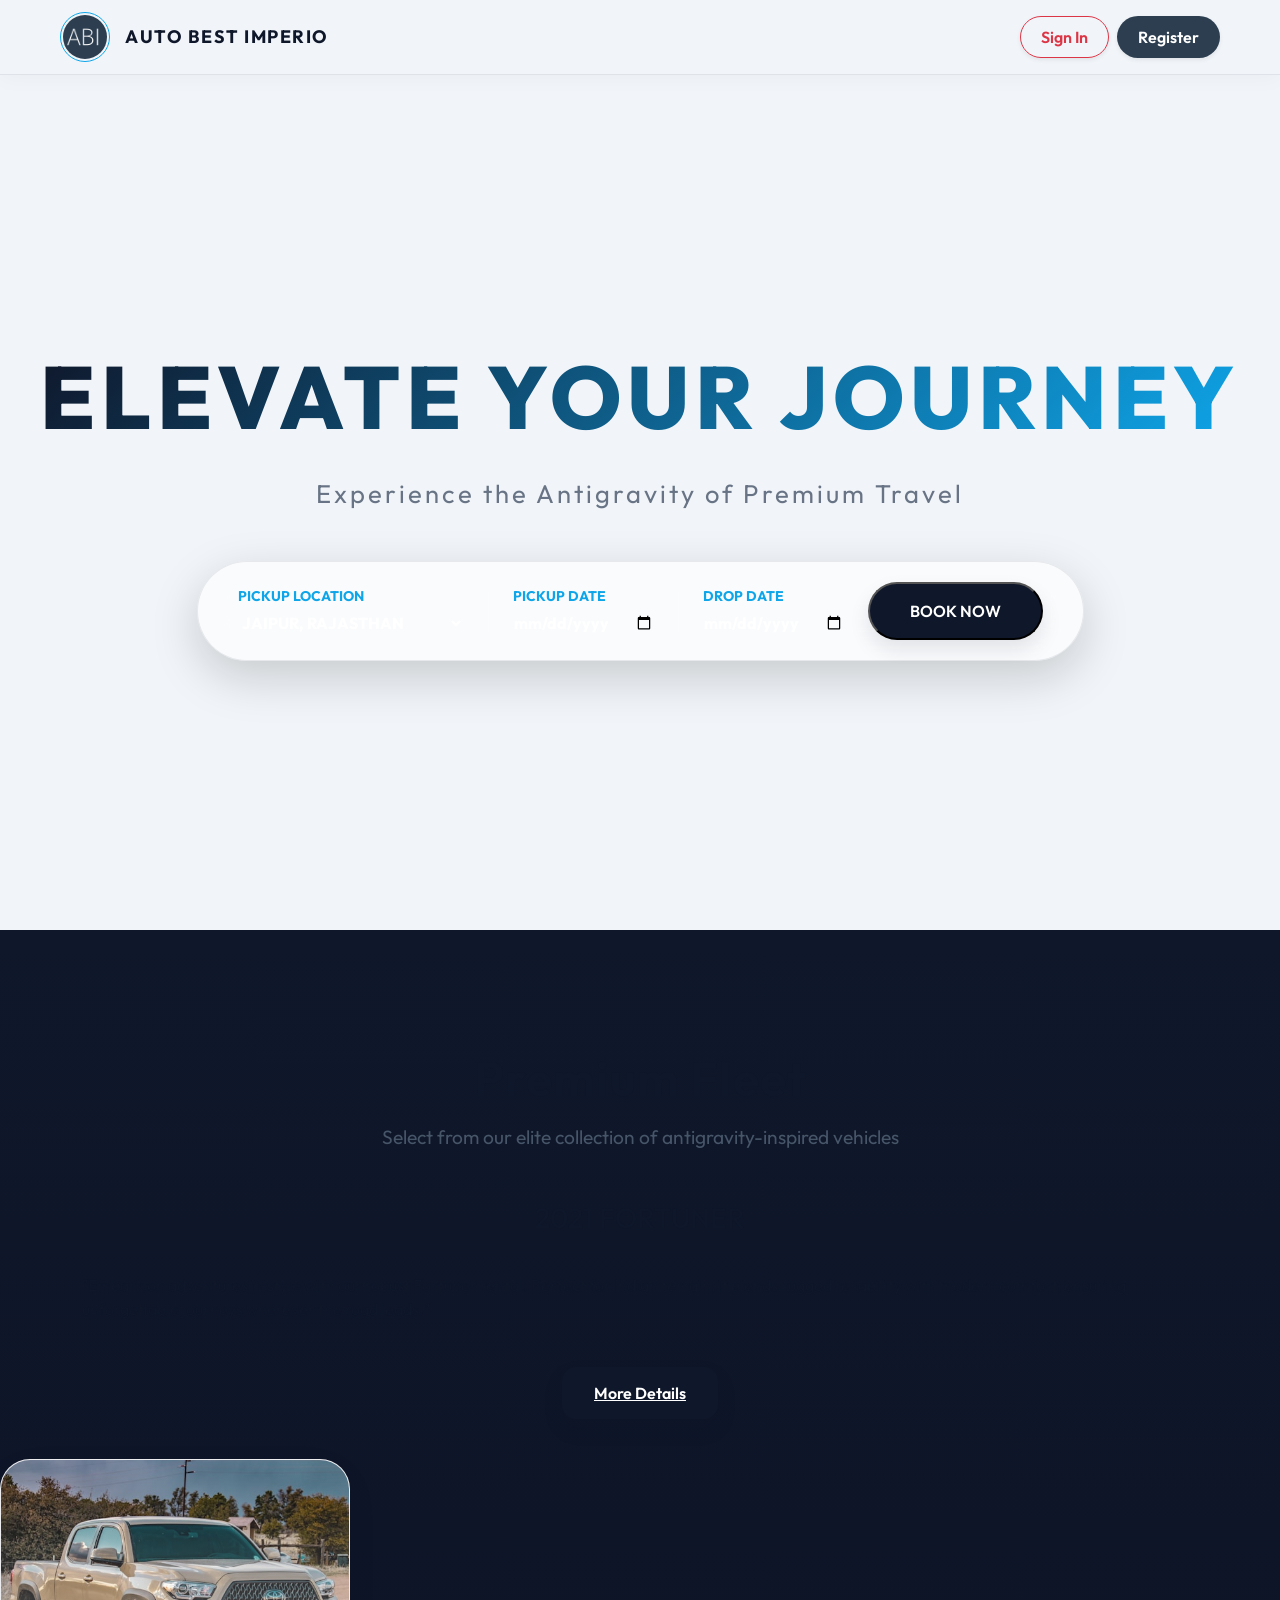
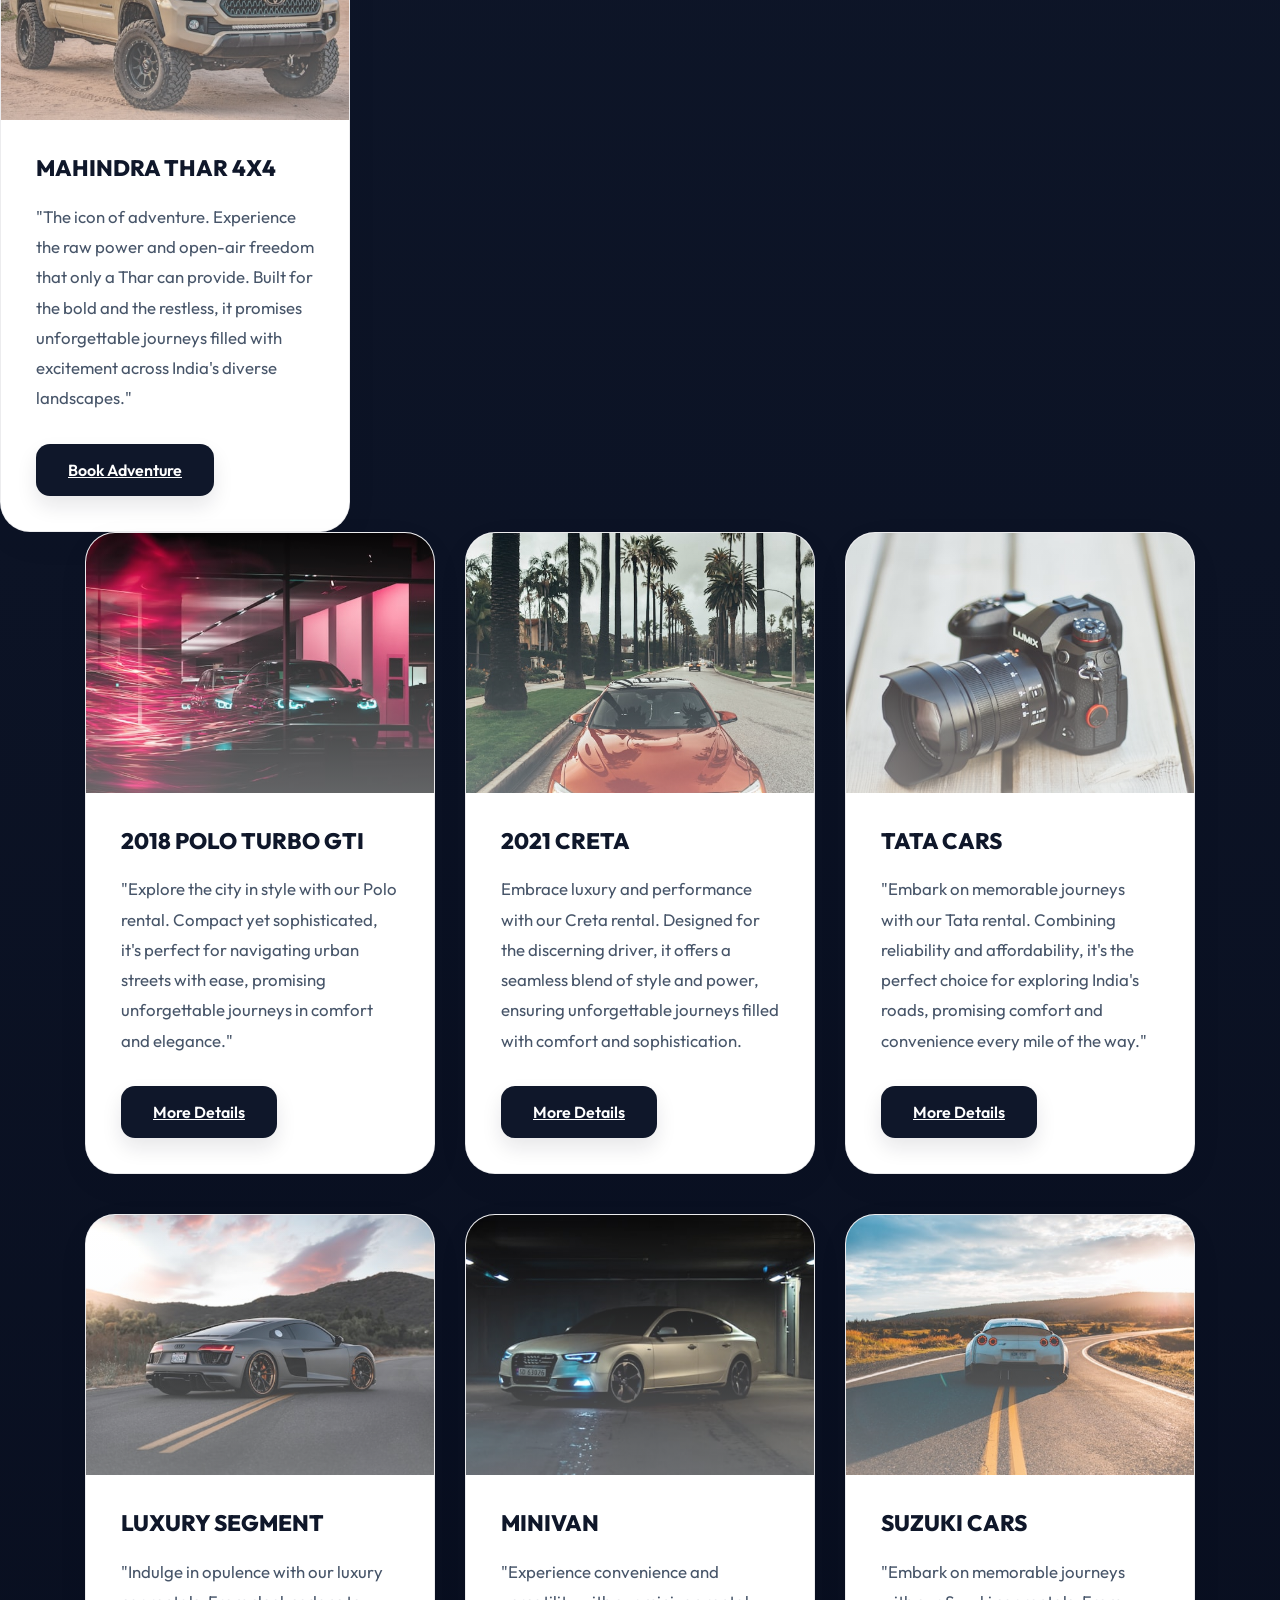
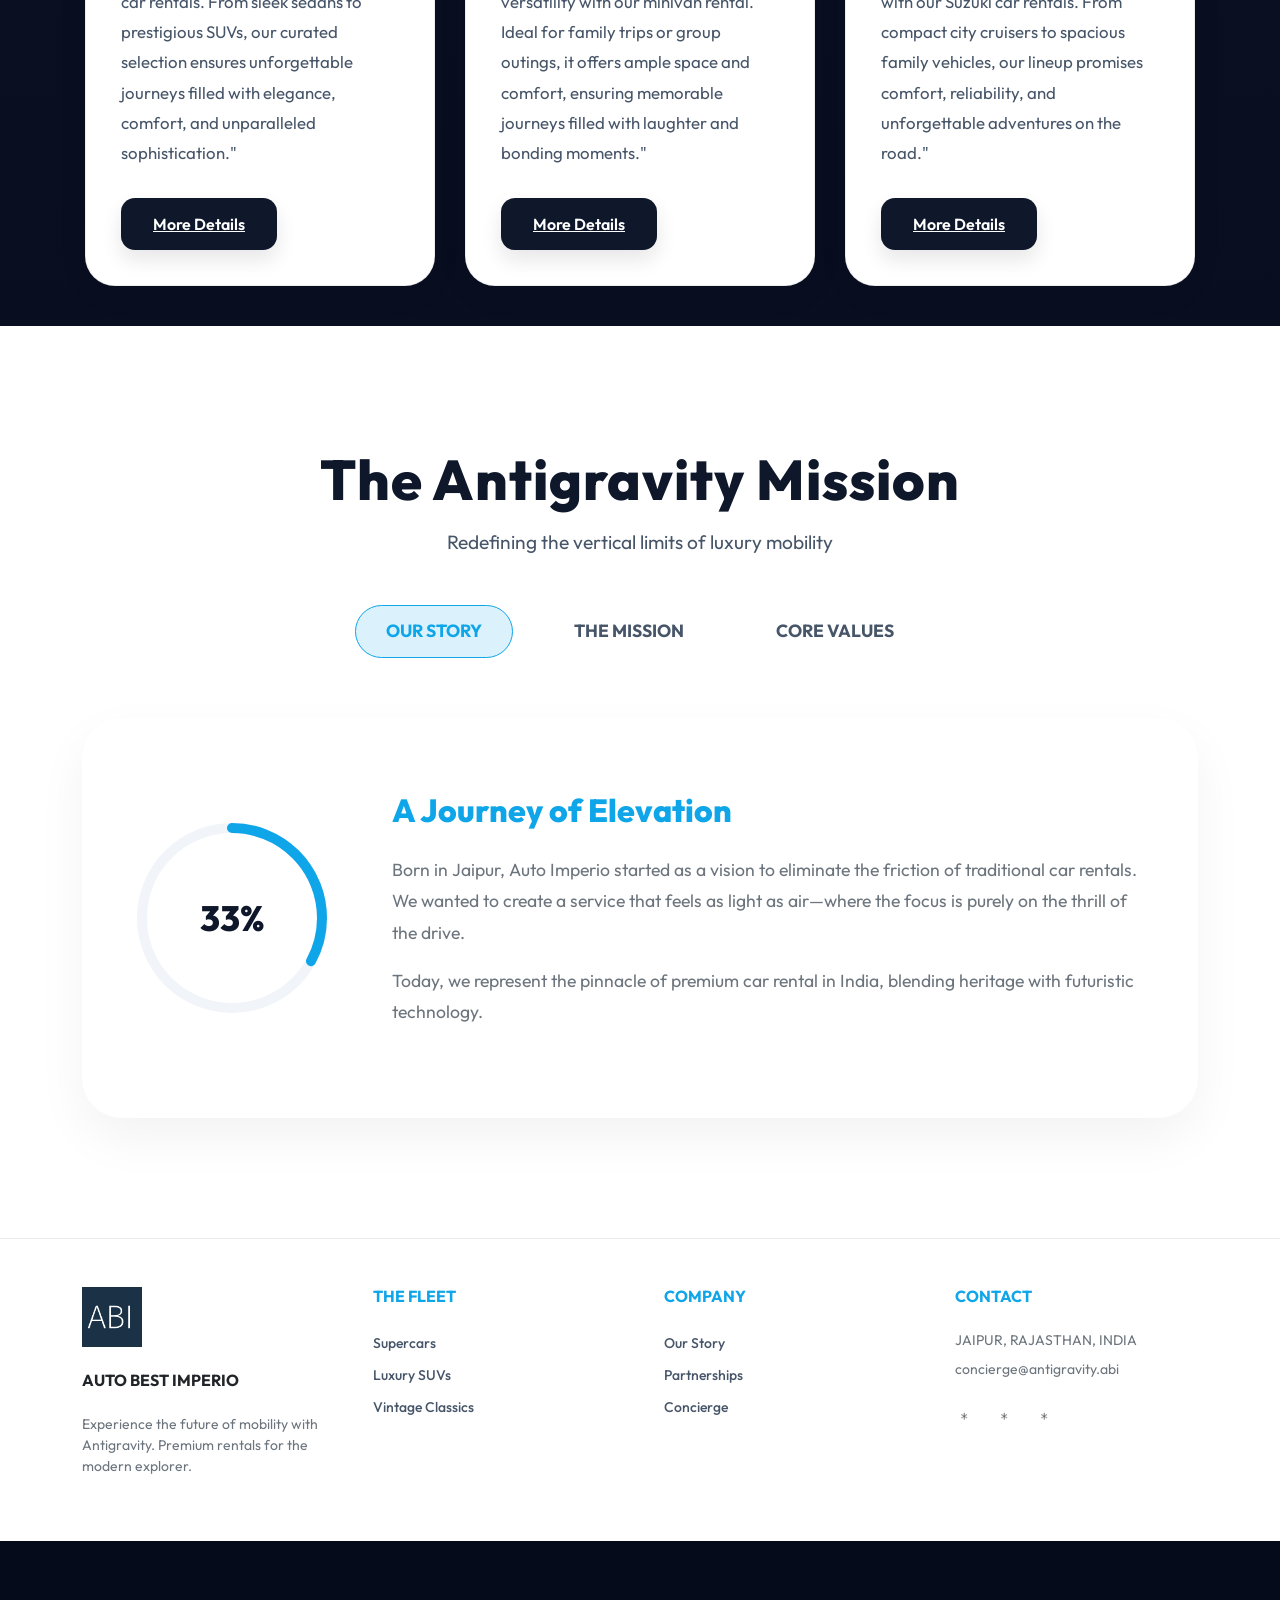
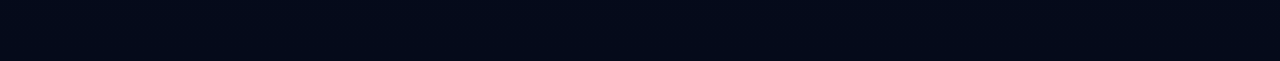
<file: index.html>
<!DOCTYPE html>
<html lang="en">

<head>
    <meta charset="UTF-8">
    <title>auto best imperio</title>
    <link rel="icon" href="assets/img/logo.png">
    <meta name="viewport" content="width=device-width initial-scale=1 maximum-scale=1 minimum-scale=1">
    <link rel="stylesheet" href="css/bootstrap/bootstrap.min.css">
    <link rel="stylesheet" href="css/index.css">
</head>

<body>

    <section id="db_navbar">
        <div id="db_navBarCaption">
            <img id="db_logo" src="assets/img/logo.png" alt="image">
            <h1 id="db_title_name">AUTO BEST IMPERIO</h1>
            <div id="authButtonsContainer" class="d-flex align-items-center gap-2">
                <a href="html/login.html" class="btn btn-outline-danger shadow-sm" id="btnSignIn"
                    style="border-radius: 25px; font-weight: 600; padding: 8px 20px;">Sign In</a>
                <a href="html/registration.html" class="btn text-white shadow-sm" id="btnRegi"
                    style="background: #2c3e50; border-radius: 25px; font-weight: 600; padding: 8px 20px;">Register</a>
            </div>

            <!-- Profile Dashboard (Visible when logged in) -->
            <div id="profileDashboard" class="d-none align-items-center gap-3">
                <div class="text-dark text-end d-none d-md-block" style="font-size: 0.9rem; line-height: 1.2;">
                    <span class="d-block fw-bold" style="color: #2c3e50;">Welcome, <span
                            id="profileName">User</span></span>
                    <span class="d-block" style="color: #7f8c8d; font-size: 0.8rem;">Wallet: $<span
                            id="profileWallet">0</span> | Rides: <span id="profileRides">0</span></span>
                </div>
                <div class="d-flex align-items-center shadow-sm"
                    style="background: #fff; border-radius: 50px; padding: 5px 15px 5px 5px; border: 1px solid #e0e0e0;">
                    <img src="assets/img/me/me.jpg" alt="Profile"
                        style="width: 36px; height: 36px; border-radius: 50%; object-fit: cover; margin-right: 12px; border: 2px solid #2c3e50;">
                    <button class="btn btn-sm text-danger fw-bold m-0 p-0" id="btnLogout"
                        style="border: none; background: transparent;">Logout</button>
                </div>
            </div>
        </div>
    </section>
    <section id="db_mainWall">
        <div id="db_mainCaption">
            <h1>Elevate Your Journey</h1>
            <p>Experience the Antigravity of Premium Travel</p>

            <!-- Floating Booking Widget -->
            <div class="hero-booking-widget mt-5">
                <div class="glass-card shadow-lg d-flex align-items-center gap-4"
                    style="padding: 20px 40px; border-radius: 50px;">
                    <div class="text-start">
                        <label class="d-block small text-cyan fw-bold mb-1">PICKUP LOCATION</label>
                        <select class="bg-transparent border-0 text-white fw-bold"
                            style="outline: none; cursor: pointer;">
                            <option class="bg-dark">JAIPUR, RAJASTHAN</option>
                            <option class="bg-dark">NEW DELHI (NCR)</option>
                            <option class="bg-dark">MUMBAI, MAHARASHTRA</option>
                            <option class="bg-dark">BANGALORE, KARNATAKA</option>
                            <option class="bg-dark">CHANDIGARH, PUNJAB</option>
                        </select>
                    </div>
                    <div style="width: 1px; height: 40px; background: rgba(255,255,255,0.1);"></div>
                    <div class="text-start">
                        <label class="d-block small text-cyan fw-bold mb-1">PICKUP DATE</label>
                        <input type="date" class="bg-transparent border-0 text-white fw-bold"
                            style="outline: none; cursor: pointer;">
                    </div>
                    <div style="width: 1px; height: 40px; background: rgba(255,255,255,0.1);"></div>
                    <div class="text-start">
                        <label class="d-block small text-cyan fw-bold mb-1">DROP DATE</label>
                        <input type="date" class="bg-transparent border-0 text-white fw-bold"
                            style="outline: none; cursor: pointer;">
                    </div>
                    <button class="btnDetails m-0" style="padding: 15px 40px; border-radius: 50px;">BOOK NOW</button>
                </div>
            </div>
        </div>
    </section>
    <section class="sectionArea" id="db_features"
        style="background: linear-gradient(to bottom, var(--deep-navy), #050a1a);">
        <div class="featuresTop">
            <div class="container">
                <h2 class="text-center">Premium Fleet</h2>
                <p class="text-center">Select from our elite collection of antigravity-inspired vehicles</p>
            </div>
        </div>
        <div class="featuresBody">
            <div class="container">
                <h3> 2021 FORTUNER </h3>
                <p>
                    "Embark on adventures in style with our robust Fortuner rental.
                    Perfect for Indian terrain,
                    it blends rugged reliability with modern comfort,
                    ensuring unforgettable journeys wherever the road leads."
                </p>
                <a href="#" class="btnDetails" id="db_car2"> More Details</a>
            </div>
        </div>
        </div>

        <div class="col3">
            <div class="item">
                <div class="zoom">
                    <img src="assets/img/cars/THAR.jpg" alt="Thar">
                </div>
                <div class="itemText">
                    <h3>MAHINDRA THAR 4X4</h3>
                    <p>
                        "The icon of adventure. Experience the raw power and open-air freedom that only a Thar
                        can provide. Built for the bold and the restless, it promises unforgettable journeys
                        filled with excitement across India's diverse landscapes."
                    </p>
                    <a href="#" class="btnDetails" id="db_car3">Book Adventure</a>
                </div>
            </div>
        </div>
        </div>
        </div>
        <div class="featuresBody">
            <div class="container">

                <div class="col3">
                    <div class="item">
                        <div class="zoom">
                            <img src="assets/img/cars/POLO.jpg">
                        </div>
                        <div class="itemText">
                            <h3> 2018 POLO TURBO GTI</h3>
                            <p>
                                "Explore the city in style with our Polo rental. Compact yet sophisticated,
                                it's perfect for navigating urban streets with ease,
                                promising unforgettable journeys in comfort and elegance."
                            </p>
                            <a href="#" class="btnDetails" id="db_car4"> More Details</a>
                        </div>
                    </div>
                </div>

                <div class="col3">
                    <div class="item">
                        <div class="zoom">
                            <img src="assets/img/cars/CREATA.jpg">
                        </div>
                        <div class="itemText">
                            <h3>2021 CRETA </h3>
                            <p>
                                Embrace luxury and performance with our Creta rental. Designed for the discerning
                                driver,
                                it offers a seamless blend of style and power,
                                ensuring unforgettable journeys filled with comfort and sophistication.
                            </p>
                            <a href="#" class="btnDetails" id="db_car5"> More Details</a>
                        </div>
                    </div>
                </div>

                <div class="col3">
                    <div class="item">
                        <div class="zoom">
                            <img src="assets/img/cars/TATA.jpg">
                        </div>
                        <div class="itemText">
                            <h3> TATA CARS </h3>
                            <p>
                                "Embark on memorable journeys with our Tata rental. Combining reliability and
                                affordability,
                                it's the perfect choice for exploring India's roads, promising comfort and convenience
                                every mile of the way."
                            </p>
                            <a href="#" class="btnDetails" id="db_car6"> More Details</a>
                        </div>
                    </div>
                </div>
            </div>
        </div>
        <div class="featuresBody">
            <div class="container">

                <div class="col3">
                    <div class="item">
                        <div class="zoom">
                            <img src="assets/img/cars/AUDI.jpg">
                        </div>
                        <div class="itemText">
                            <h3> LUXURY SEGMENT</h3>
                            <p>
                                "Indulge in opulence with our luxury car rentals. From sleek sedans to prestigious SUVs,
                                our curated selection ensures unforgettable journeys filled with elegance,
                                comfort, and unparalleled sophistication."
                            </p>
                            <a href="#" class="btnDetails" id="db_car7"> More Details</a>
                        </div>
                    </div>
                </div>

                <div class="col3">
                    <div class="item">
                        <div class="zoom">
                            <img src="assets/img/cars/MINIVAN.jpg">
                        </div>
                        <div class="itemText">
                            <h3>MINIVAN </h3>
                            <p>
                                "Experience convenience and versatility with our minivan rental. Ideal for family trips
                                or group outings,
                                it offers ample space and comfort, ensuring memorable journeys filled with laughter and
                                bonding moments."
                            </p>
                            <a href="#" class="btnDetails" id="db_car8"> More Details</a>
                        </div>
                    </div>
                </div>

                <div class="col3">
                    <div class="item">
                        <div class="zoom">
                            <img src="assets/img/cars/desire.jpg">
                        </div>
                        <div class="itemText">
                            <h3> SUZUKI CARS</h3>
                            <p>
                                "Embark on memorable journeys with our Suzuki car rentals.
                                From compact city cruisers to spacious family vehicles,
                                our lineup promises comfort, reliability, and unforgettable adventures on the road."
                            </p>
                            <a href="#" class="btnDetails" id="db_car9"> More Details</a>
                        </div>
                    </div>
                </div>
            </div>
        </div>
        <!-- Company Section: Sliding Mission -->
        <section class="sectionArea" id="company_section" style="background: white;">
            <div class="container">
                <div class="featuresTop text-center mb-5">
                    <h2 style="font-size: 3.5rem; font-weight: 800; color: var(--deep-navy);">The Antigravity Mission
                    </h2>
                    <p style="font-size: 1.2rem; color: var(--text-secondary);">Redefining the vertical limits of luxury
                        mobility</p>
                </div>

                <!-- Mission Navigation -->
                <div class="mission-nav">
                    <div class="mission-link active" onclick="showMission('story', 33)">OUR STORY</div>
                    <div class="mission-link" onclick="showMission('mission', 66)">THE MISSION</div>
                    <div class="mission-link" onclick="showMission('values', 100)">CORE VALUES</div>
                </div>

                <div class="mission-container">
                    <!-- Our Story Slide -->
                    <div class="mission-slide active" id="slide-story">
                        <div class="meter-wrapper">
                            <svg class="meter-svg" viewBox="0 0 200 200">
                                <circle class="meter-bg" cx="100" cy="100" r="90"></circle>
                                <circle class="meter-fill" id="meter-fill" cx="100" cy="100" r="90"></circle>
                            </svg>
                            <div class="meter-percentage" id="meter-val">0%</div>
                        </div>
                        <div>
                            <h3 class="text-cyan mb-4" style="font-size: 2rem; font-weight: 800;">A Journey of Elevation
                            </h3>
                            <p class="text-secondary" style="font-size: 1.1rem; line-height: 1.8;">Born in Jaipur, Auto
                                Imperio started as a vision to eliminate the
                                friction of traditional car rentals. We wanted to create a service that feels as light
                                as
                                air—where the focus is purely on the thrill of the drive.</p>
                            <p class="text-secondary" style="font-size: 1.1rem; line-height: 1.8;">Today, we represent
                                the
                                pinnacle of premium car rental in India,
                                blending heritage with futuristic technology.</p>
                        </div>
                    </div>

                    <!-- The Mission Slide -->
                    <div class="mission-slide" id="slide-mission">
                        <div class="meter-wrapper">
                            <svg class="meter-svg" viewBox="0 0 200 200">
                                <circle class="meter-bg" cx="100" cy="100" r="90"></circle>
                                <circle class="meter-fill" cx="100" cy="100" r="90" style="stroke-dashoffset: 192;">
                                </circle>
                            </svg>
                            <div class="meter-percentage">66%</div>
                        </div>
                        <div>
                            <h3 class="text-cyan mb-4" style="font-size: 2rem; font-weight: 800;">Zero Gravity Mobility
                            </h3>
                            <p class="text-secondary" style="font-size: 1.1rem; line-height: 1.8;">Our mission is
                                simple: To
                                provide an "Antigravity" experience. This
                                means zero delays, zero stress, and absolute luxury. We are building the infrastructure
                                for
                                the next generation of travelers.</p>
                            <p class="text-secondary" style="font-size: 1.1rem; line-height: 1.8;">By 2027, we aim to be
                                India's first fully digitized, carbon-neutral
                                luxury fleet service.</p>
                        </div>
                    </div>

                    <!-- Core Values Slide -->
                    <div class="mission-slide" id="slide-values">
                        <div class="meter-wrapper">
                            <svg class="meter-svg" viewBox="0 0 200 200">
                                <circle class="meter-bg" cx="100" cy="100" r="90"></circle>
                                <circle class="meter-fill" cx="100" cy="100" r="90" style="stroke-dashoffset: 0;">
                                </circle>
                            </svg>
                            <div class="meter-percentage">100%</div>
                        </div>
                        <div>
                            <h3 class="text-cyan mb-4" style="font-size: 2rem; font-weight: 800;">The Pillars of Imperio
                            </h3>
                            <p class="text-secondary" style="font-size: 1.1rem; line-height: 1.8;">
                                <strong>Integrity:</strong> We are transparent in every transaction.
                                No hidden costs, ever.<br>
                                <strong>Innovation:</strong> Constant aesthetic and functional iteration.<br>
                                <strong>Excellence:</strong> Only the finest vehicles enter our fleet.
                            </p>
                        </div>
                    </div>
                </div>
            </div>
        </section>

        <!-- Light Mode Footer -->
        <footer class="text-center text-lg-start py-5"
            style="background-color: white !important; border-top: 1px solid var(--glass-border);">
            <div class="container text-center text-md-start">
                <div class="row g-5">
                    <div class="col-md-3">
                        <img src="assets/img/logo.png" style="width: 60px; filter: contrast(1.2);" class="mb-4">
                        <h6 class="text-uppercase fw-bold text-dark mb-4">AUTO BEST IMPERIO</h6>
                        <p class="small text-secondary text-start">Experience the future of mobility with Antigravity.
                            Premium rentals for the modern explorer.</p>
                    </div>

                    <div class="col-md-3">
                        <h6 class="text-uppercase fw-bold text-cyan mb-4">The Fleet</h6>
                        <ul class="list-unstyled">
                            <li class="mb-2"><a href="#db_features" class="text-decoration-none small">Supercars</a>
                            </li>
                            <li class="mb-2"><a href="#db_features" class="text-decoration-none small">Luxury SUVs</a>
                            </li>
                            <li class="mb-2"><a href="#db_features" class="text-decoration-none small">Vintage
                                    Classics</a></li>
                        </ul>
                    </div>

                    <div class="col-md-3">
                        <h6 class="text-uppercase fw-bold text-cyan mb-4">Company</h6>
                        <ul class="list-unstyled">
                            <li class="mb-2"><a href="#company_section" class="text-decoration-none small">Our Story</a>
                            </li>
                            <li class="mb-2"><a href="#company_section"
                                    class="text-decoration-none small">Partnerships</a></li>
                            <li class="mb-2"><a href="#company_section" class="text-decoration-none small">Concierge</a>
                            </li>
                        </ul>
                    </div>

                    <div class="col-md-3">
                        <h6 class="text-uppercase fw-bold text-cyan mb-4">Contact</h6>
                        <p class="small text-secondary mb-2">JAIPUR, RAJASTHAN, INDIA</p>
                        <p class="small text-secondary mb-2">concierge@antigravity.abi</p>
                        <div class="mt-4 d-flex gap-3">
                            <img src="assets/icon/social/icons8_instagram_32.png" style="width: 24px; opacity: 0.7;">
                            <img src="assets/icon/social/icons8_twitter_32.png" style="width: 24px; opacity: 0.7;">
                            <img src="assets/icon/social/icons8_linkedin_circled_32.png"
                                style="width: 24px; opacity: 0.7;">
                        </div>
                    </div>
                </div>
            </div>
        </footer>

        <!-- Scripts -->
        <script>
            // Mission Section Logic
            function showMission(type, percent) {
                document.querySelectorAll('.mission-link').forEach(link => {
                    link.classList.remove('active');
                    if (link.innerText.toLowerCase().includes(type.substring(0, 4))) link.classList.add('active');
                });

                document.querySelectorAll('.mission-slide').forEach(slide => {
                    slide.classList.remove('active');
                });
                document.getElementById('slide-' + type).classList.add('active');

                if (type === 'story') updateMeter(percent);
            }

            function updateMeter(percent) {
                const circle = document.getElementById('meter-fill');
                const text = document.getElementById('meter-val');
                if (!circle || !text) return;
                const circumference = 2 * Math.PI * 90;
                const offset = circumference - (percent / 100 * circumference);
                circle.style.strokeDashoffset = offset;
                text.innerText = percent + '%';
            }

            // Auth and Init Logic
            document.addEventListener('DOMContentLoaded', () => {
                const authButtons = document.getElementById('authButtonsContainer');
                const profileDashboard = document.getElementById('profileDashboard');
                const isLoggedIn = localStorage.getItem('abi_loggedIn') === 'true';

                if (isLoggedIn) {
                    const storedUser = localStorage.getItem('abi_user');
                    if (storedUser) {
                        const user = JSON.parse(storedUser);
                        document.getElementById('profileName').textContent = user.firstName;
                        document.getElementById('profileWallet').textContent = user.wallet || '500';
                        document.getElementById('profileRides').textContent = user.rides || '0';
                        authButtons.classList.add('d-none');
                        profileDashboard.classList.remove('d-none');
                        profileDashboard.classList.add('d-flex');
                    }
                }

                document.getElementById('btnLogout').addEventListener('click', () => {
                    localStorage.removeItem('abi_loggedIn');
                    window.location.reload();
                });

                // Init Mission Meter
                setTimeout(() => updateMeter(33), 800);
            });
        </script>
</body>

</html>
</file>
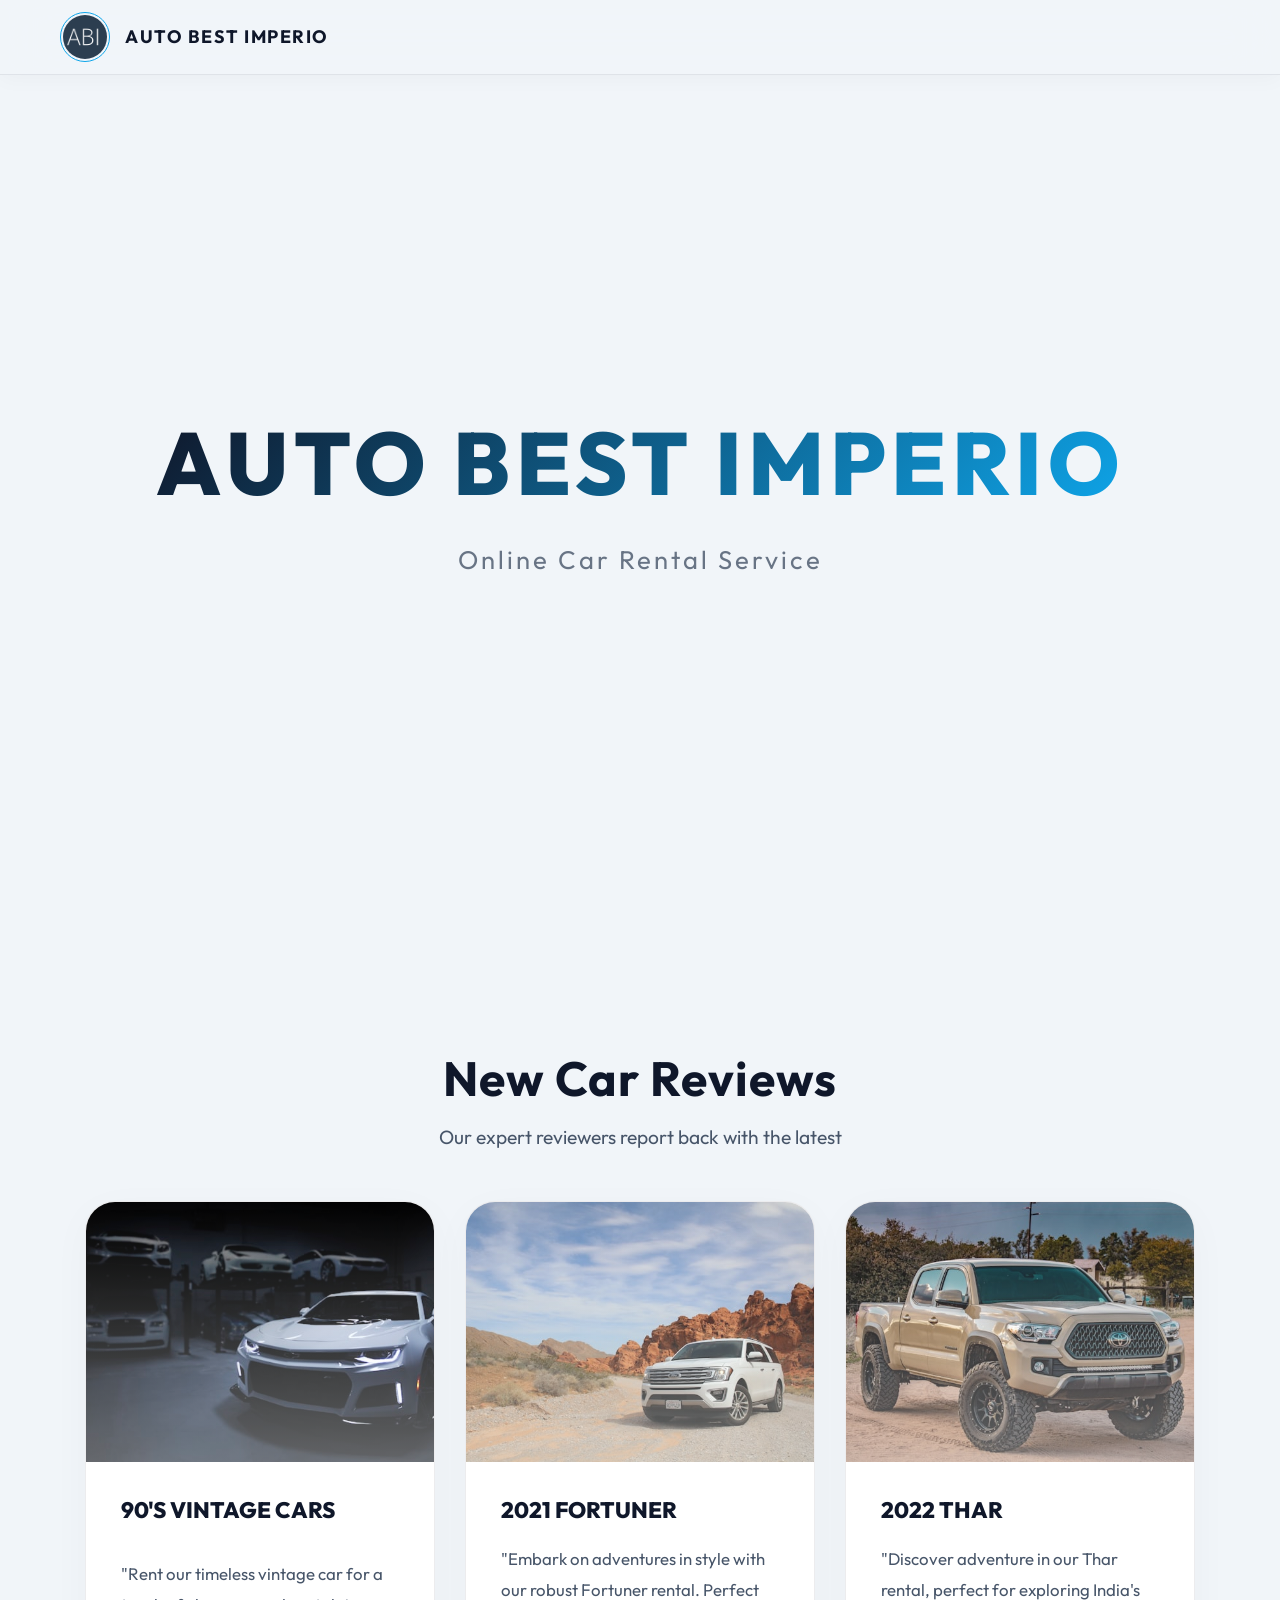
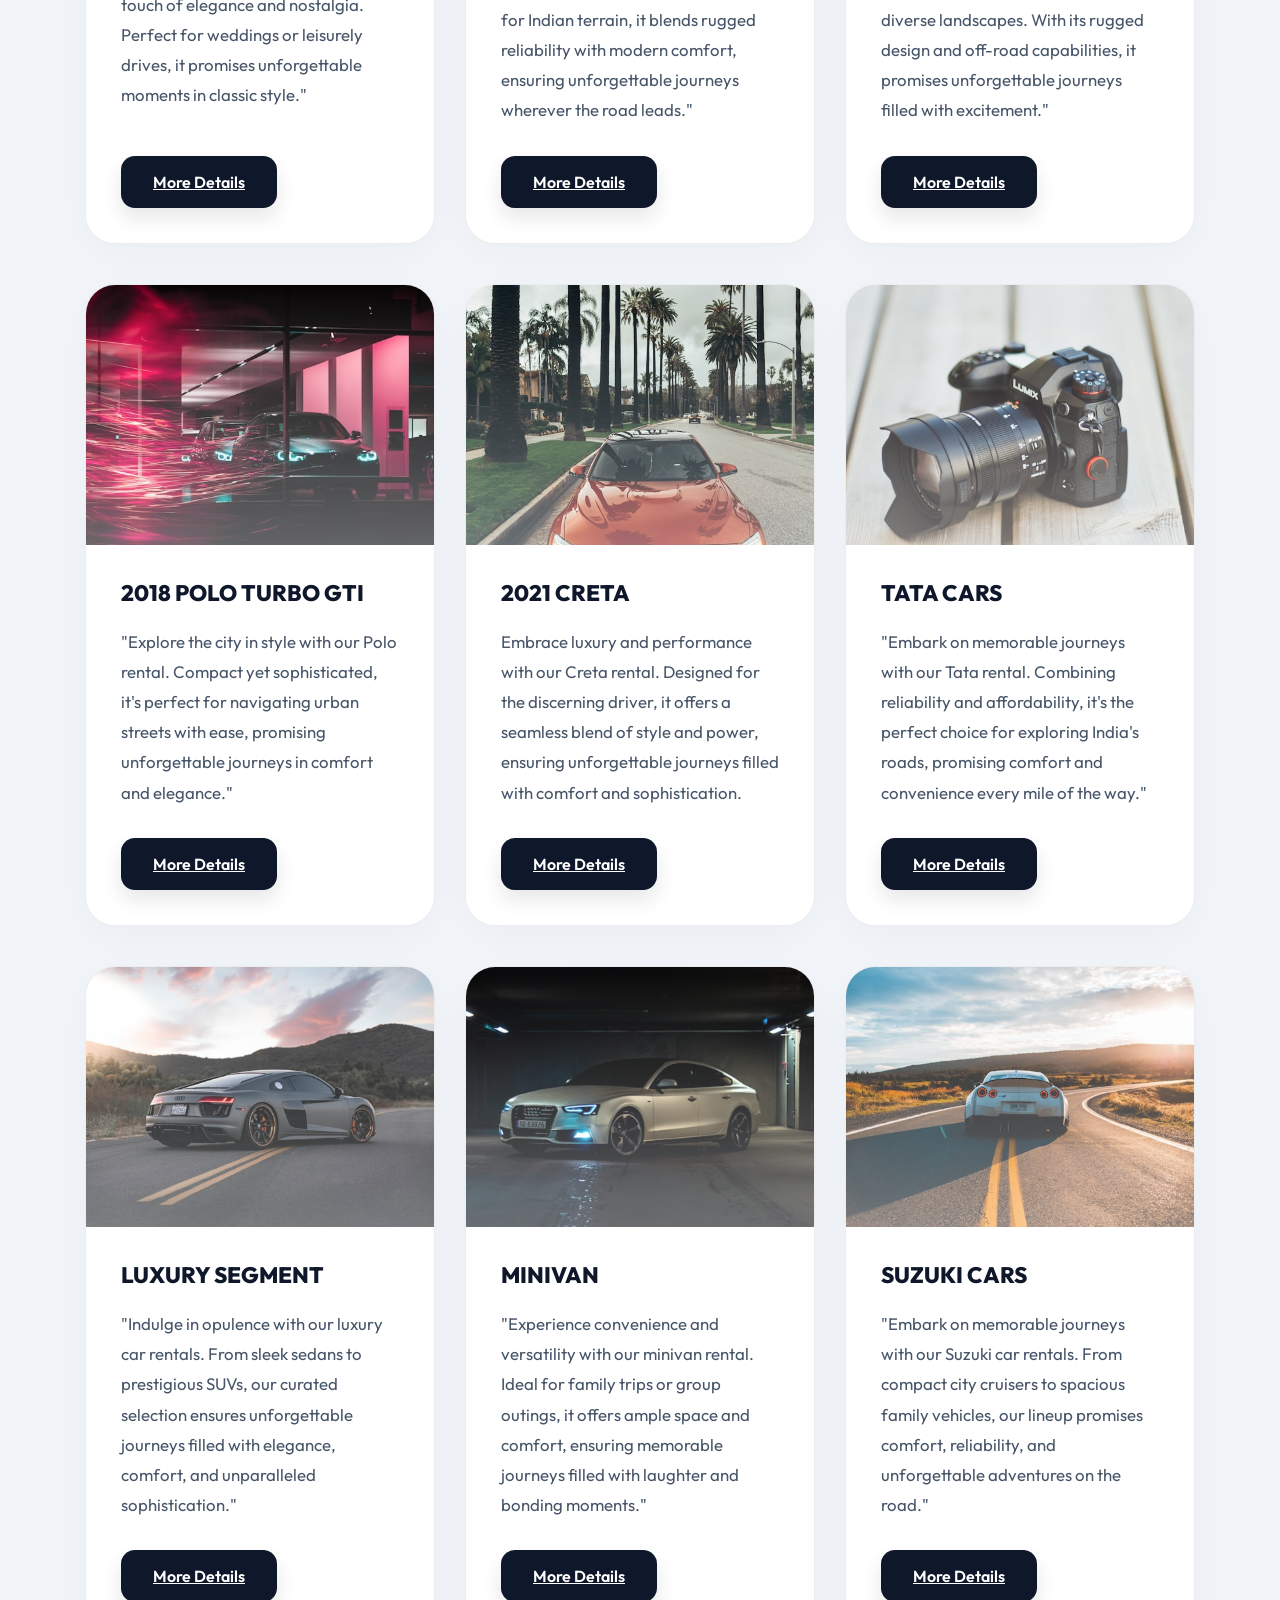
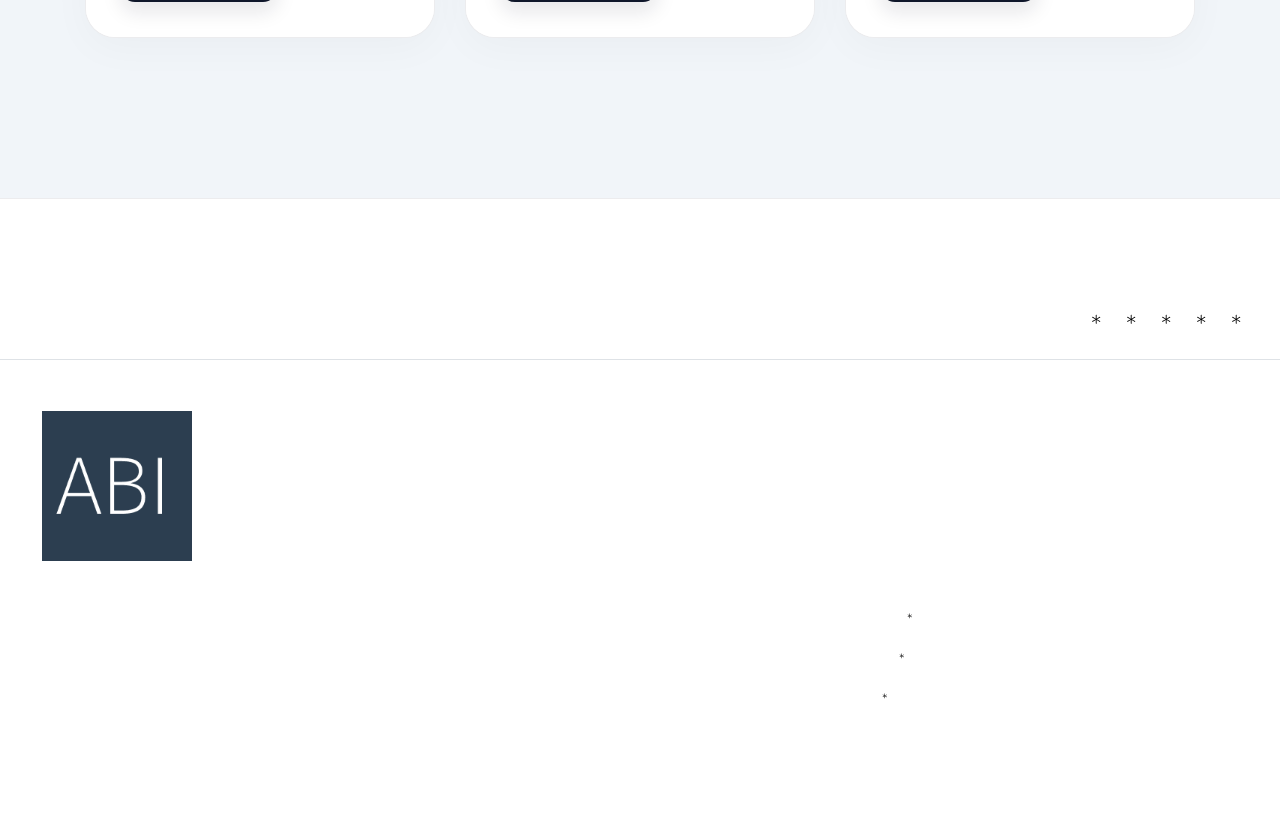
<file: home.html>
<!DOCTYPE html>
<html lang="en">
<head>
    <meta charset="UTF-8">
    <title>auto best imperio</title>
    <link rel="icon" href="assets/img/logo.png">
    <meta name="viewport" content="width=device-width initial-scale=1 maximum-scale=1 minimum-scale=1">
    <link rel="stylesheet" href="css/bootstrap/bootstrap.min.css">
    <link rel="stylesheet" href="css/index.css">
</head>
<body>

<section id="db_navbar">
    <div id="db_navBarCaption">
        <img id="db_logo" src="assets/img/logo.png" alt="image">
        <h1 id="db_title_name">AUTO BEST IMPERIO</h1>
       
    </div>
</section>
<section id="db_mainWall" class="slider">
    <div id="db_mainCaption" class="caption">
        <h1 id="db_h1">AUTO BEST IMPERIO</h1>
        <p id="db_p">Online Car Rental Service</p>
    </div>
</section>
<section class="sectionArea">
    <div class="featuresTop">
        <h2 id="db_newCarReviews">New Car Reviews</h2>
        <p> Our expert reviewers report back with the latest </p>
    </div>
    <div class="featuresBody">
        <div class="container">

            <div class="col3">
                <div class="item">
                    <div class="zoom">
                        <img src="assets/img/cars/VINTAGE.jpg">
                    </div>
                    <div class="itemText">
                        <h3>90'S VINTAGE CARS  </h3>
                        <p>   
                         "Rent our timeless vintage car for a touch of elegance and nostalgia.
                          Perfect for weddings or leisurely drives, it promises unforgettable moments in classic style."
                        </p>
                        <a href="#" class="btnDetails" id="db_car1"> More Details</a>
                    </div>
                </div>
            </div>

            <div class="col3">
                <div class="item">
                    <div class="zoom">
                        <img src="assets/img/cars/FORTUNER.jpg">
                    </div>
                    <div class="itemText">
                        <h3> 2021 FORTUNER </h3>
                        <p>
                            "Embark on adventures in style with our robust Fortuner rental. 
                            Perfect for Indian terrain, 
                            it blends rugged reliability with modern comfort, 
                            ensuring unforgettable journeys wherever the road leads."
                        </p>
                        <a href="#" class="btnDetails" id="db_car2"> More Details</a>
                    </div>
                </div>
            </div>

            <div class="col3">
                <div class="item">
                    <div class="zoom">
                        <img src="assets/img/cars/THAR.jpg">
                    </div>
                    <div class="itemText">
                        <h3> 2022 THAR</h3>
                        <p>
                            "Discover adventure in our Thar rental, perfect for exploring India's diverse landscapes.
                             With its rugged design and off-road capabilities,
                              it promises unforgettable journeys filled with excitement."
                        </p>
                        <a href="#" class="btnDetails" id="db_car3"> More Details</a>
                    </div>
                </div>
            </div>
        </div>
    </div>
    <div class="featuresBody">
        <div class="container">

            <div class="col3">
                <div class="item">
                    <div class="zoom">
                        <img src="assets/img/cars/POLO.jpg">
                    </div>
                    <div class="itemText">
                        <h3> 2018 POLO TURBO GTI</h3>
                      <p>                 
                         "Explore the city in style with our Polo rental. Compact yet sophisticated, 
                         it's perfect for navigating urban streets with ease, 
                         promising unforgettable journeys in comfort and elegance."
                        </p>
                        <a href="#" class="btnDetails" id="db_car4"> More Details</a>
                    </div>
                </div>
            </div>

            <div class="col3">
                <div class="item">
                    <div class="zoom">
                        <img src="assets/img/cars/CREATA.jpg">
                    </div>
                    <div class="itemText">
                        <h3>2021 CRETA </h3>
                        <p>
                            Embrace luxury and performance with our Creta rental. Designed for the discerning driver,
                             it offers a seamless blend of style and power,
                             ensuring unforgettable journeys filled with comfort and sophistication.
                        </p>
                        <a href="#" class="btnDetails" id="db_car5"> More Details</a>
                    </div>
                </div>
            </div>

            <div class="col3">
                <div class="item">
                    <div class="zoom">
                        <img src="assets/img/cars/TATA.jpg">
                    </div>
                    <div class="itemText">
                        <h3> TATA CARS </h3>
                        <p>
                            "Embark on memorable journeys with our Tata rental. Combining reliability and affordability, 
                            it's the perfect choice for exploring India's roads, promising comfort and convenience every mile of the way."
                        </p>
                        <a href="#" class="btnDetails" id="db_car6"> More Details</a>
                    </div>
                </div>
            </div>
        </div>
    </div>
    <div class="featuresBody">
        <div class="container">

            <div class="col3">
                <div class="item">
                    <div class="zoom">
                        <img src="assets/img/cars/AUDI.jpg">
                    </div>
                    <div class="itemText">
                        <h3> LUXURY SEGMENT</h3>
                        <p>
                            "Indulge in opulence with our luxury car rentals. From sleek sedans to prestigious SUVs,
                             our curated selection ensures unforgettable journeys filled with elegance, 
                             comfort, and unparalleled sophistication."
                        </p>
                        <a href="#" class="btnDetails" id="db_car7"> More Details</a>
                    </div>
                </div>
            </div>

            <div class="col3">
                <div class="item">
                    <div class="zoom">
                        <img src="assets/img/cars/MINIVAN.jpg">
                    </div>
                    <div class="itemText">
                        <h3>MINIVAN </h3>
                        <p>
                            "Experience convenience and versatility with our minivan rental. Ideal for family trips or group outings, 
                            it offers ample space and comfort, ensuring memorable journeys filled with laughter and bonding moments."
                        </p>
                        <a href="#" class="btnDetails" id="db_car8"> More Details</a>
                    </div>
                </div>
            </div>

            <div class="col3">
                <div class="item">
                    <div class="zoom">
                        <img src="assets/img/cars/desire.jpg">
                    </div>
                    <div class="itemText">
                        <h3> SUZUKI CARS</h3>
                        <p>
                            "Embark on memorable journeys with our Suzuki car rentals. 
                            From compact city cruisers to spacious family vehicles,
                            our lineup promises comfort, reliability, and unforgettable adventures on the road."
                        </p>
                        <a href="#" class="btnDetails" id="db_car9"> More Details</a>
                    </div>
                </div>
            </div>
        </div>
    </div>
</section>
<footer class="text-center text-lg-start text-white" style="background-color: #4f545f">

    <section class="d-flex justify-content-center justify-content-lg-between p-4 border-bottom">
        <div class="me-5 d-none d-lg-block">
            <span>Get connected with us on social networks :</span>
        </div>

        <div>
            <a href="" class="ml-2 text-reset text-decoration-none">
                <img src="assets/icon/social/icons8_google_32.png">
            </a>
            <a href="" class="ml-2 text-reset text-decoration-none">
                <img src="assets/icon/social/facebook_32.png">
            </a>
            <a href="" class="ml-2 text-reset text-decoration-none">
                <img src="assets/icon/social/icons8_instagram_32.png">
            </a>
            <a href="" class="ml-2 text-reset text-decoration-none">
                <img src="assets/icon/social/icons8_twitter_32.png">
            </a>
            <a href="" class="ml-2 text-reset text-decoration-none">
                <img src="assets/icon/social/icons8_linkedin_circled_32.png">
            </a>
        </div>
    </section>

    <section class="">

        <div class="container text-center text-md-start mt-5">
            <div class="row mt-3">
                <div><img class="position-relative" src="assets/img/logo.png"
                          style="width: 150px; height: 150px; left: -40px; top: 3px"></div>

                <div class="col-md-3 col-lg-4 col-xl-3 mx-auto mb-4">
                    <h6 class="text-uppercase fw-bold mb-4"><i class="fas fa-gem me-3"></i>auto best imperio</h6>
                    <p>"Start your journey with us. Explore our fleet for exceptional service and competitive rates.
                     Your adventure begins now!".</p>
                </div>

                <div class="col-md-2 col-lg-2 col-xl-2 mx-auto mb-4">
                    <h6 class="text-uppercase fw-bold mb-4">Products</h6>
                    <p><a href="#!" class="text-reset text-decoration-none">VINTAGE</a></p>
                    <p><a href="#!" class="text-reset text-decoration-none">MINIVAN </a></p>
                    <p><a href="#!" class="text-reset text-decoration-none">SUV'S</a></p>
                </div>

                <div class="col-md-3 col-lg-2 col-xl-2 mx-auto mb-4">
                    <h6 class="text-uppercase fw-bold mb-4">Useful links</h6>
                    <p><a href="#!" class="text-reset text-decoration-none">Products</a></p>
                    <p><a href="#!" class="text-reset text-decoration-none">Rating</a></p>
                    <p><a href="#!" class="text-reset text-decoration-none">Help</a></p>
                </div>

                <div class="col-md-4 col-lg-3 col-xl-3 mx-auto mb-md-0 mb-4">
                    <h6 class="text-uppercase fw-bold mb-4">Contact Us</h6>
                    <p><img class="position-relative text-decoration-none" style="right: 10px"
                            src="assets/icon/social/icons8_home_page_16.png"> JAIPUR , INDIA</p>
                    <p><img class="position-relative text-decoration-none" style="right: 18px"
                            src="assets/icon/social/icons8_Mail_16.png"> autobestimperio@gmail.com</p>
                    <p><img class="position-relative text-decoration-none" style="right: 35px"
                            src="assets/icon/social/icons8_phone_16.png"> +918931063069</p>
                </div>

            </div>
        </div>
    </section>


</footer>
</body>
</html>
</file>
<file: css/index.css>
@import url('https://fonts.googleapis.com/css2?family=Outfit:wght@300;400;600;700&display=swap');

:root {
    --bg-light: #F1F5F9;
    --deep-navy: #0F172A;
    --electric-cyan: #0EA5E9;
    /* Refined for light mode */
    --slate-gray: #475569;
    --glass-bg: rgba(255, 255, 255, 0.6);
    --glass-border: rgba(15, 23, 42, 0.08);
    --text-primary: #0F172A;
    --text-secondary: #475569;
    --accent-glow: rgba(14, 165, 233, 0.15);
}

body {
    font-family: 'Outfit', sans-serif;
    margin: 0;
    padding: 0;
    background-color: var(--bg-light);
    color: var(--text-primary);
    overflow-x: hidden;
}

#db_navbar {
    background: rgba(241, 245, 249, 0.85);
    backdrop-filter: blur(25px);
    -webkit-backdrop-filter: blur(25px);
    border-bottom: 1px solid var(--glass-border);
    position: sticky;
    top: 0;
    z-index: 1000;
    padding: 12px 60px;
    transition: all 0.5s cubic-bezier(0.4, 0, 0.2, 1);
    box-shadow: 0 4px 20px rgba(15, 23, 42, 0.03);
}

#db_navBarCaption {
    display: flex;
    align-items: center;
    justify-content: space-between;
}

#db_logo {
    width: 50px;
    height: 50px;
    border-radius: 50%;
    object-fit: cover;
    margin-right: 15px;
    border: 1.5px solid var(--electric-cyan);
    padding: 2px;
}

#db_title_name {
    font-size: 18px;
    font-weight: 700;
    margin: 0;
    flex-grow: 1;
    color: var(--text-primary);
    letter-spacing: 1.5px;
    text-transform: uppercase;
}

.glass-card {
    background: var(--glass-bg);
    backdrop-filter: blur(20px);
    -webkit-backdrop-filter: blur(20px);
    border: 1px solid var(--glass-border);
    border-radius: 30px;
    padding: 35px;
    transition: all 0.5s cubic-bezier(0.4, 0, 0.2, 1);
    box-shadow: 0 10px 30px rgba(15, 23, 42, 0.04);
}

.glass-card:hover {
    background: rgba(255, 255, 255, 0.8);
    border-color: var(--electric-cyan);
    transform: translateY(-8px);
    box-shadow: 0 25px 50px rgba(15, 23, 42, 0.08);
}


#db_mainWall {
    height: 95vh;
    background: radial-gradient(circle at center, rgba(241, 245, 249, 0.2), var(--bg-light)),
        url('https://images.unsplash.com/photo-1492144534655-ae79c964c9d7?w=1600&q=80') center/cover;
    display: flex;
    align-items: center;
    justify-content: center;
    text-align: center;
    color: var(--text-primary);
    position: relative;
    overflow: hidden;
}

#db_mainCaption h1 {
    font-size: 5.5rem;
    font-weight: 800;
    margin-bottom: 25px;
    text-transform: uppercase;
    letter-spacing: 6px;
    background: linear-gradient(135deg, var(--deep-navy), var(--electric-cyan));
    -webkit-background-clip: text;
    background-clip: text;
    -webkit-text-fill-color: transparent;
    animation: fadeInDown 1.5s cubic-bezier(0.4, 0, 0.2, 1);
}

#db_mainCaption p {
    font-size: 1.6rem;
    font-weight: 400;
    color: var(--text-secondary);
    animation: fadeInUp 1.5s cubic-bezier(0.4, 0, 0.2, 1);
    letter-spacing: 3px;
    opacity: 0.8;
}

/* Floating Booking Widget */
.hero-booking-widget {
    margin-top: 40px;
    display: flex;
    gap: 15px;
    justify-content: center;
    animation: float 6s ease-in-out infinite;
}

@keyframes float {

    0%,
    100% {
        transform: translateY(0);
    }

    50% {
        transform: translateY(-20px);
    }
}

.sectionArea {
    padding: 120px 0;
    background: var(--bg-light);
}

.featuresTop {
    text-align: center;
    margin-bottom: 50px;
}

.featuresTop h2 {
    font-size: 3rem;
    font-weight: 700;
    color: var(--text-primary);
    margin-bottom: 15px;
    letter-spacing: 1px;
}

.featuresTop p {
    color: var(--text-secondary);
    font-size: 1.2rem;
}

.featuresBody .container {
    display: flex;
    flex-wrap: wrap;
    justify-content: center;
    gap: 30px;
    margin-bottom: 40px;
}

.col3 {
    flex: 1 1 300px;
    max-width: 350px;
}

.item {
    background: white;
    border: 1px solid var(--glass-border);
    border-radius: 30px;
    overflow: hidden;
    transition: all 0.6s cubic-bezier(0.4, 0, 0.2, 1);
    height: 100%;
    display: flex;
    flex-direction: column;
    min-height: 520px;
    box-shadow: 0 10px 40px rgba(15, 23, 42, 0.03);
}

.item:hover {
    transform: translateY(-12px) scale(1.02);
    border-color: var(--electric-cyan);
    box-shadow: 0 40px 80px rgba(14, 165, 233, 0.12);
}

.zoom {
    overflow: hidden;
    height: 260px;
    flex-shrink: 0;
    position: relative;
}

.zoom::after {
    content: '';
    position: absolute;
    top: 0;
    left: 0;
    width: 100%;
    height: 100%;
    background: linear-gradient(to bottom, transparent, rgba(241, 245, 249, 0.4));
}

.zoom img {
    width: 100%;
    height: 100%;
    object-fit: cover;
    transition: transform 0.8s cubic-bezier(0.4, 0, 0.2, 1);
}

.item:hover .zoom img {
    transform: scale(1.15);
}

.itemText {
    padding: 35px;
    background: white;
    flex-grow: 1;
    display: flex;
    flex-direction: column;
    justify-content: space-between;
}

.itemText h3 {
    font-size: 1.4rem;
    font-weight: 800;
    color: var(--deep-navy);
    margin-bottom: 20px;
}

.itemText p {
    color: var(--text-secondary);
    font-size: 1.05rem;
    line-height: 1.8;
    margin-bottom: 30px;
}

.btnDetails {
    background: var(--deep-navy);
    color: white !important;
    border-radius: 14px;
    padding: 14px 32px;
    font-weight: 600;
    text-align: center;
    transition: all 0.3s ease;
    align-self: flex-start;
    box-shadow: 0 10px 20px rgba(15, 23, 42, 0.1);
}

.btnDetails:hover {
    background: var(--electric-cyan);
    color: white !important;
    box-shadow: 0 15px 30px rgba(14, 165, 233, 0.3);
}

/* Sliding Mission Section Styles */
.mission-nav {
    display: flex;
    justify-content: center;
    gap: 30px;
    margin-bottom: 60px;
}

.mission-link {
    font-size: 1.1rem;
    font-weight: 700;
    color: var(--text-secondary);
    cursor: pointer;
    padding: 12px 30px;
    border-radius: 50px;
    transition: all 0.3s cubic-bezier(0.4, 0, 0.2, 1);
    border: 1px solid transparent;
}

.mission-link.active {
    color: var(--electric-cyan);
    background: var(--accent-glow);
    border-color: var(--electric-cyan);
}

.mission-container {
    position: relative;
    height: 400px;
    overflow: hidden;
    border-radius: 40px;
    background: white;
    box-shadow: 0 20px 50px rgba(15, 23, 42, 0.05);
    padding: 50px;
}

.mission-slide {
    position: absolute;
    width: calc(100% - 100px);
    height: calc(100% - 100px);
    top: 50px;
    left: 50px;
    opacity: 0;
    transform: translateX(60px);
    transition: all 0.8s cubic-bezier(0.4, 0, 0.2, 1);
    pointer-events: none;
    display: flex;
    align-items: center;
    gap: 60px;
}

.mission-slide.active {
    opacity: 1;
    transform: translateX(0);
    pointer-events: auto;
}

/* Antigravity Meter - The Gauge */
.meter-wrapper {
    width: 200px;
    height: 200px;
    position: relative;
    flex-shrink: 0;
}

.meter-svg {
    width: 100%;
    height: 100%;
    transform: rotate(-90deg);
}

.meter-bg {
    fill: none;
    stroke: var(--bg-light);
    stroke-width: 10;
}

.meter-fill {
    fill: none;
    stroke: var(--electric-cyan);
    stroke-width: 10;
    stroke-linecap: round;
    stroke-dasharray: 565;
    /* 2 * PI * 90 */
    stroke-dashoffset: 565;
    transition: stroke-dashoffset 2s cubic-bezier(0.4, 0, 0.2, 1);
}

.meter-percentage {
    position: absolute;
    top: 50%;
    left: 50%;
    transform: translate(-50%, -50%);
    font-size: 2.2rem;
    font-weight: 800;
    color: var(--deep-navy);
}

footer {
    background-color: white !important;
    color: var(--text-secondary);
    border-top: 1px solid var(--glass-border);
    padding: 80px 0;
}

footer a {
    transition: all 0.3s ease;
    color: var(--text-secondary) !important;
    font-weight: 500;
}

footer a:hover {
    color: var(--electric-cyan) !important;
    padding-left: 5px;
}

@keyframes fadeInDown {
    from {
        opacity: 0;
        transform: translateY(-50px);
    }

    to {
        opacity: 1;
        transform: translateY(0);
    }
}

@keyframes fadeInUp {
    from {
        opacity: 0;
        transform: translateY(50px);
    }

    to {
        opacity: 1;
        transform: translateY(0);
    }
}

/* Custom Utilities */
.text-cyan {
    color: var(--electric-cyan) !important;
}

.bg-glass {
    background: var(--glass-bg);
    backdrop-filter: blur(15px);
    border: 1px solid var(--glass-border);
}

.rounded-3xl {
    border-radius: 24px;
}

#company_section {
    position: relative;
    overflow: hidden;
}

#company_section .glass-card {
    border-left: 4px solid var(--electric-cyan);
    height: 100%;
}
</file>
